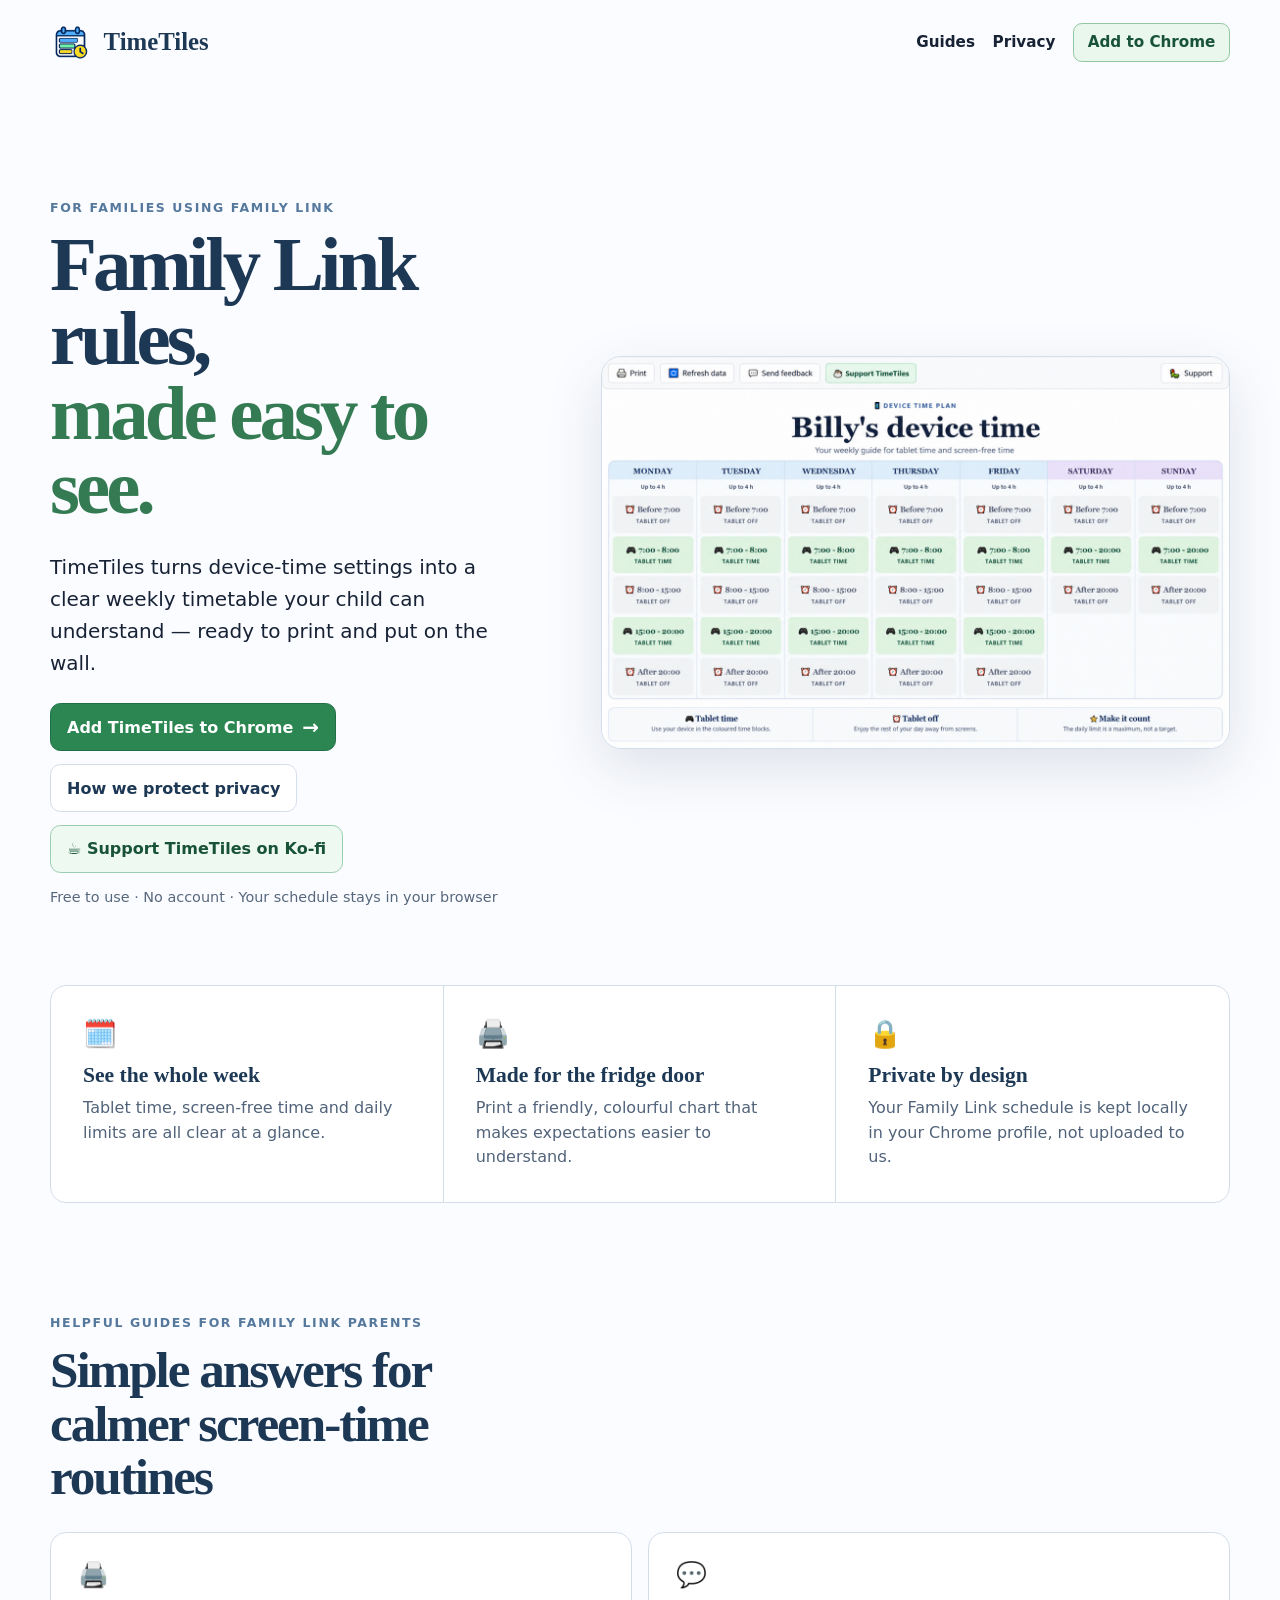
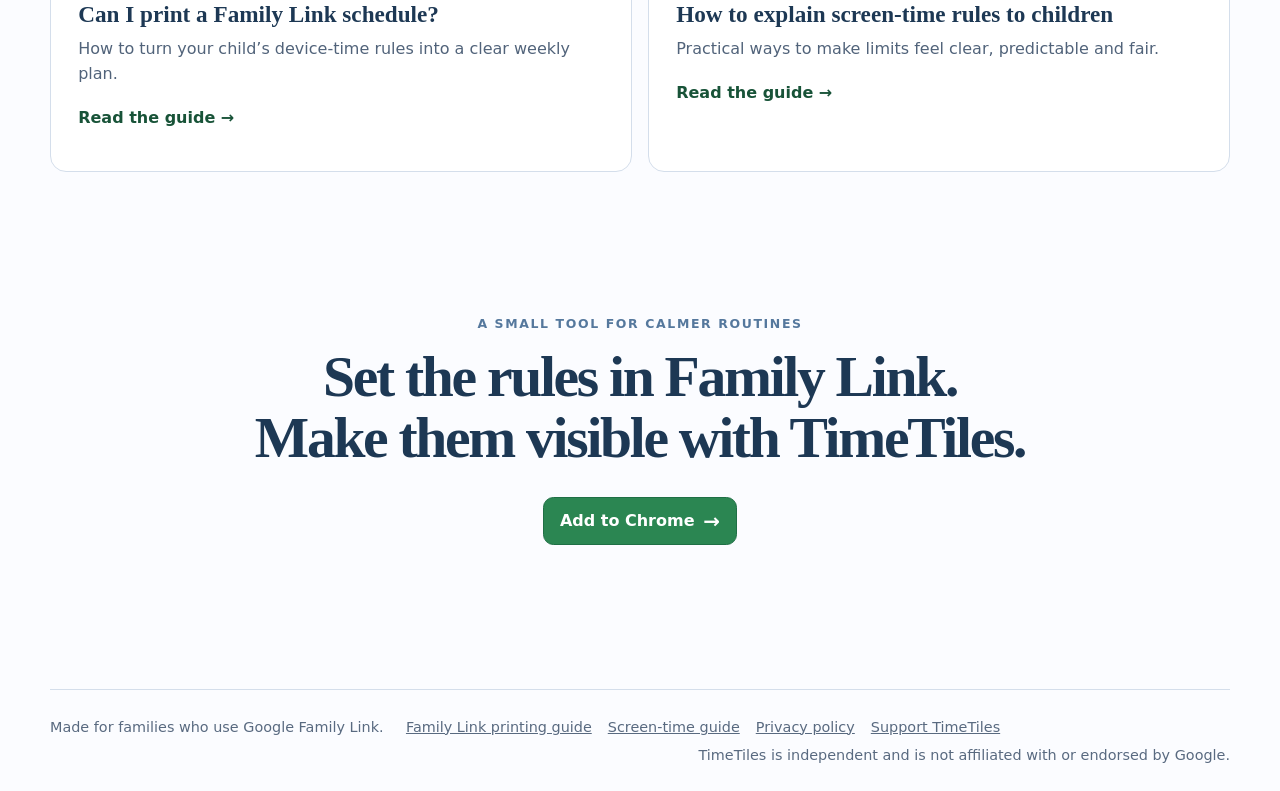
<file: index.html>
<!doctype html>
<html lang="en-GB">
  <head>
    <meta charset="UTF-8" />
    <meta name="viewport" content="width=device-width, initial-scale=1.0" />
    <meta name="description" content="TimeTiles turns Family Link device-time settings into a clear, child-friendly weekly timetable you can print." />
    <title>TimeTiles | Family Link, made easy to see</title>
    <link rel="canonical" href="https://timetilesfamily.com/" />
    <link rel="icon" type="image/svg+xml" href="favicon.svg" />
    <link rel="stylesheet" href="styles.css" />
    <script type="application/ld+json">
      {
        "@context": "https://schema.org",
        "@type": "SoftwareApplication",
        "name": "TimeTiles",
        "applicationCategory": "BrowserApplication",
        "operatingSystem": "Google Chrome",
        "description": "TimeTiles turns Family Link device-time settings into a clear, child-friendly weekly timetable you can print.",
        "url": "https://timetilesfamily.com/",
        "downloadUrl": "https://chromewebstore.google.com/detail/timetiles/obdmpdikdfnmdpbnamcmjpfmooakknbb",
        "isAccessibleForFree": true,
        "publisher": { "@type": "Organization", "name": "TimeTiles" }
      }
    </script>
  </head>
  <body>
    <header class="site-header">
      <a class="brand" href="/" aria-label="TimeTiles home">
        <img src="assets/icon128.png" alt="" width="48" height="48" />
        <span>TimeTiles</span>
      </a>
      <nav aria-label="Main navigation">
        <a href="#guides">Guides</a>
        <a href="privacy/">Privacy</a>
        <a class="nav-install" href="https://chromewebstore.google.com/detail/timetiles/obdmpdikdfnmdpbnamcmjpfmooakknbb">Add to Chrome</a>
      </nav>
    </header>

    <main>
      <section class="hero">
        <div class="hero-copy">
          <p class="eyebrow">FOR FAMILIES USING FAMILY LINK</p>
          <h1>Family Link rules,<br /><em>made easy to see.</em></h1>
          <p class="intro">TimeTiles turns device-time settings into a clear weekly timetable your child can understand — ready to print and put on the wall.</p>
          <div class="hero-actions">
            <a class="button primary" href="https://chromewebstore.google.com/detail/timetiles/obdmpdikdfnmdpbnamcmjpfmooakknbb">Add TimeTiles to Chrome <span aria-hidden="true">→</span></a>
            <a class="button secondary" href="privacy/">How we protect privacy</a>
            <a class="button support" href="https://ko-fi.com/timetiles">☕ Support TimeTiles on Ko-fi</a>
          </div>
          <p class="reassurance">Free to use · No account · Your schedule stays in your browser</p>
        </div>
        <div class="hero-art" aria-label="Example TimeTiles weekly timetable">
          <img src="assets/timetable.png" alt="A child-friendly TimeTiles weekly device-time timetable" />
        </div>
      </section>

      <section class="benefits" aria-label="What TimeTiles does">
        <article>
          <span class="benefit-icon" aria-hidden="true">🗓️</span>
          <h2>See the whole week</h2>
          <p>Tablet time, screen-free time and daily limits are all clear at a glance.</p>
        </article>
        <article>
          <span class="benefit-icon" aria-hidden="true">🖨️</span>
          <h2>Made for the fridge door</h2>
          <p>Print a friendly, colourful chart that makes expectations easier to understand.</p>
        </article>
        <article>
          <span class="benefit-icon" aria-hidden="true">🔒</span>
          <h2>Private by design</h2>
          <p>Your Family Link schedule is kept locally in your Chrome profile, not uploaded to us.</p>
        </article>
      </section>

      <section class="guides" id="guides" aria-labelledby="guides-title">
        <p class="eyebrow">HELPFUL GUIDES FOR FAMILY LINK PARENTS</p>
        <h2 id="guides-title">Simple answers for calmer screen-time routines</h2>
        <div class="guide-grid">
          <a class="guide-card" href="print-family-link-schedule/">
            <span aria-hidden="true">🖨️</span>
            <h3>Can I print a Family Link schedule?</h3>
            <p>How to turn your child’s device-time rules into a clear weekly plan.</p>
            <strong>Read the guide <span aria-hidden="true">→</span></strong>
          </a>
          <a class="guide-card" href="explain-screen-time-rules/">
            <span aria-hidden="true">💬</span>
            <h3>How to explain screen-time rules to children</h3>
            <p>Practical ways to make limits feel clear, predictable and fair.</p>
            <strong>Read the guide <span aria-hidden="true">→</span></strong>
          </a>
        </div>
      </section>

      <section class="closing">
        <p class="eyebrow">A SMALL TOOL FOR CALMER ROUTINES</p>
        <h2>Set the rules in Family Link.<br />Make them visible with TimeTiles.</h2>
        <a class="button primary" href="https://chromewebstore.google.com/detail/timetiles/obdmpdikdfnmdpbnamcmjpfmooakknbb">Add to Chrome <span aria-hidden="true">→</span></a>
      </section>
    </main>

    <footer>
      <p>Made for families who use Google Family Link.</p>
      <div>
        <a href="print-family-link-schedule/">Family Link printing guide</a>
        <a href="explain-screen-time-rules/">Screen-time guide</a>
        <a href="privacy/">Privacy policy</a>
        <a href="https://ko-fi.com/timetiles">Support TimeTiles</a>
      </div>
      <p class="fine-print">TimeTiles is independent and is not affiliated with or endorsed by Google.</p>
    </footer>
  </body>
</html>
</file>
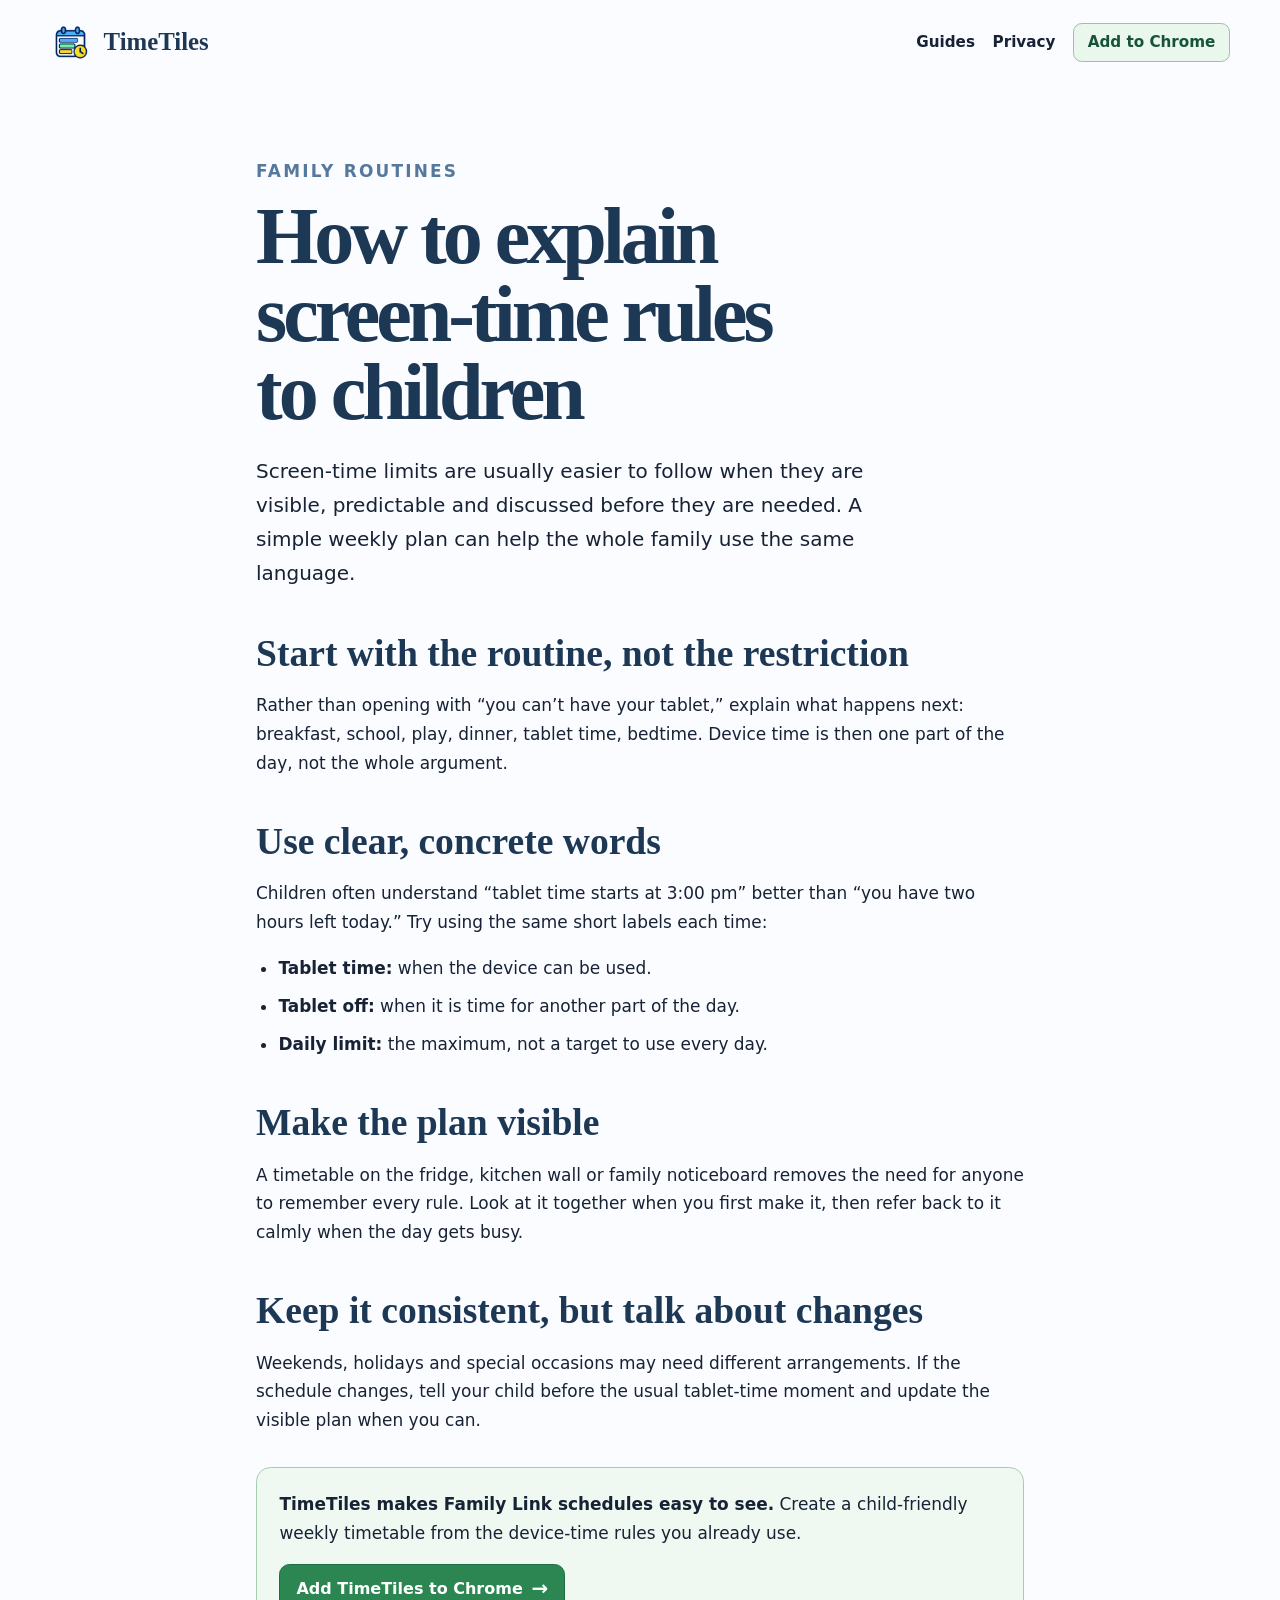
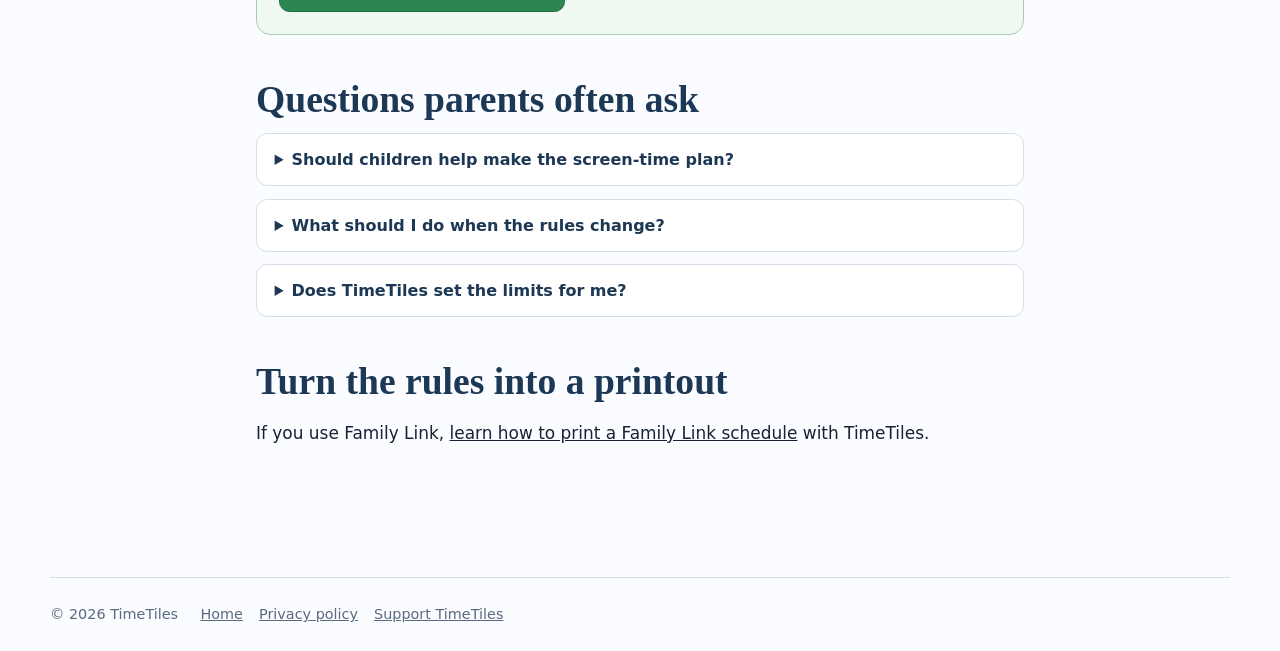
<file: explain-screen-time-rules/index.html>
<!doctype html>
<html lang="en-GB">
  <head>
    <meta charset="UTF-8" />
    <meta name="viewport" content="width=device-width, initial-scale=1.0" />
    <meta name="description" content="Practical, child-friendly ways to explain screen-time rules and make device-time routines clearer with a visible weekly plan." />
    <title>How to Explain Screen-Time Rules to Children | TimeTiles</title>
    <link rel="canonical" href="https://timetilesfamily.com/explain-screen-time-rules/" />
    <link rel="icon" type="image/svg+xml" href="../favicon.svg" />
    <link rel="stylesheet" href="../styles.css" />
    <script type="application/ld+json">
      {
        "@context": "https://schema.org",
        "@type": "Article",
        "headline": "How to Explain Screen-Time Rules to Children",
        "description": "Practical, child-friendly ways to explain screen-time rules and make device-time routines clearer with a visible weekly plan.",
        "datePublished": "2026-09-14",
        "dateModified": "2026-09-14",
        "mainEntityOfPage": "https://timetilesfamily.com/explain-screen-time-rules/",
        "publisher": { "@type": "Organization", "name": "TimeTiles", "url": "https://timetilesfamily.com/" }
      }
    </script>
  </head>
  <body>
    <header class="site-header">
      <a class="brand" href="../" aria-label="TimeTiles home"><img src="../assets/icon128.png" alt="" width="48" height="48" /><span>TimeTiles</span></a>
      <nav aria-label="Main navigation"><a href="../#guides">Guides</a><a href="../privacy/">Privacy</a><a class="nav-install" href="https://chromewebstore.google.com/detail/timetiles/obdmpdikdfnmdpbnamcmjpfmooakknbb">Add to Chrome</a></nav>
    </header>

    <main class="guide">
      <p class="eyebrow">FAMILY ROUTINES</p>
      <h1>How to explain screen-time rules to children</h1>
      <p class="lead">Screen-time limits are usually easier to follow when they are visible, predictable and discussed before they are needed. A simple weekly plan can help the whole family use the same language.</p>

      <h2>Start with the routine, not the restriction</h2>
      <p>Rather than opening with “you can’t have your tablet,” explain what happens next: breakfast, school, play, dinner, tablet time, bedtime. Device time is then one part of the day, not the whole argument.</p>

      <h2>Use clear, concrete words</h2>
      <p>Children often understand “tablet time starts at 3:00 pm” better than “you have two hours left today.” Try using the same short labels each time:</p>
      <ul>
        <li><strong>Tablet time:</strong> when the device can be used.</li>
        <li><strong>Tablet off:</strong> when it is time for another part of the day.</li>
        <li><strong>Daily limit:</strong> the maximum, not a target to use every day.</li>
      </ul>

      <h2>Make the plan visible</h2>
      <p>A timetable on the fridge, kitchen wall or family noticeboard removes the need for anyone to remember every rule. Look at it together when you first make it, then refer back to it calmly when the day gets busy.</p>

      <h2>Keep it consistent, but talk about changes</h2>
      <p>Weekends, holidays and special occasions may need different arrangements. If the schedule changes, tell your child before the usual tablet-time moment and update the visible plan when you can.</p>

      <aside class="callout">
        <p><strong>TimeTiles makes Family Link schedules easy to see.</strong> Create a child-friendly weekly timetable from the device-time rules you already use.</p>
        <a class="button primary" href="https://chromewebstore.google.com/detail/timetiles/obdmpdikdfnmdpbnamcmjpfmooakknbb">Add TimeTiles to Chrome <span aria-hidden="true">→</span></a>
      </aside>

      <h2>Questions parents often ask</h2>
      <details>
        <summary>Should children help make the screen-time plan?</summary>
        <p>Where it suits your family, involving them in the conversation can help them understand the plan. Parents still decide the rules and can adapt them as needed.</p>
      </details>
      <details>
        <summary>What should I do when the rules change?</summary>
        <p>Say what is changing and when it applies, then update the timetable. It is easier to handle a change before device time begins than in the middle of it.</p>
      </details>
      <details>
        <summary>Does TimeTiles set the limits for me?</summary>
        <p>No. Set the limits in Google Family Link. TimeTiles creates a friendly, printable display of the schedule.</p>
      </details>

      <h2>Turn the rules into a printout</h2>
      <p>If you use Family Link, <a href="../print-family-link-schedule/">learn how to print a Family Link schedule</a> with TimeTiles.</p>
    </main>

    <footer><p>© 2026 TimeTiles</p><div><a href="../">Home</a><a href="../privacy/">Privacy policy</a><a href="https://ko-fi.com/timetiles">Support TimeTiles</a></div></footer>
  </body>
</html>
</file>
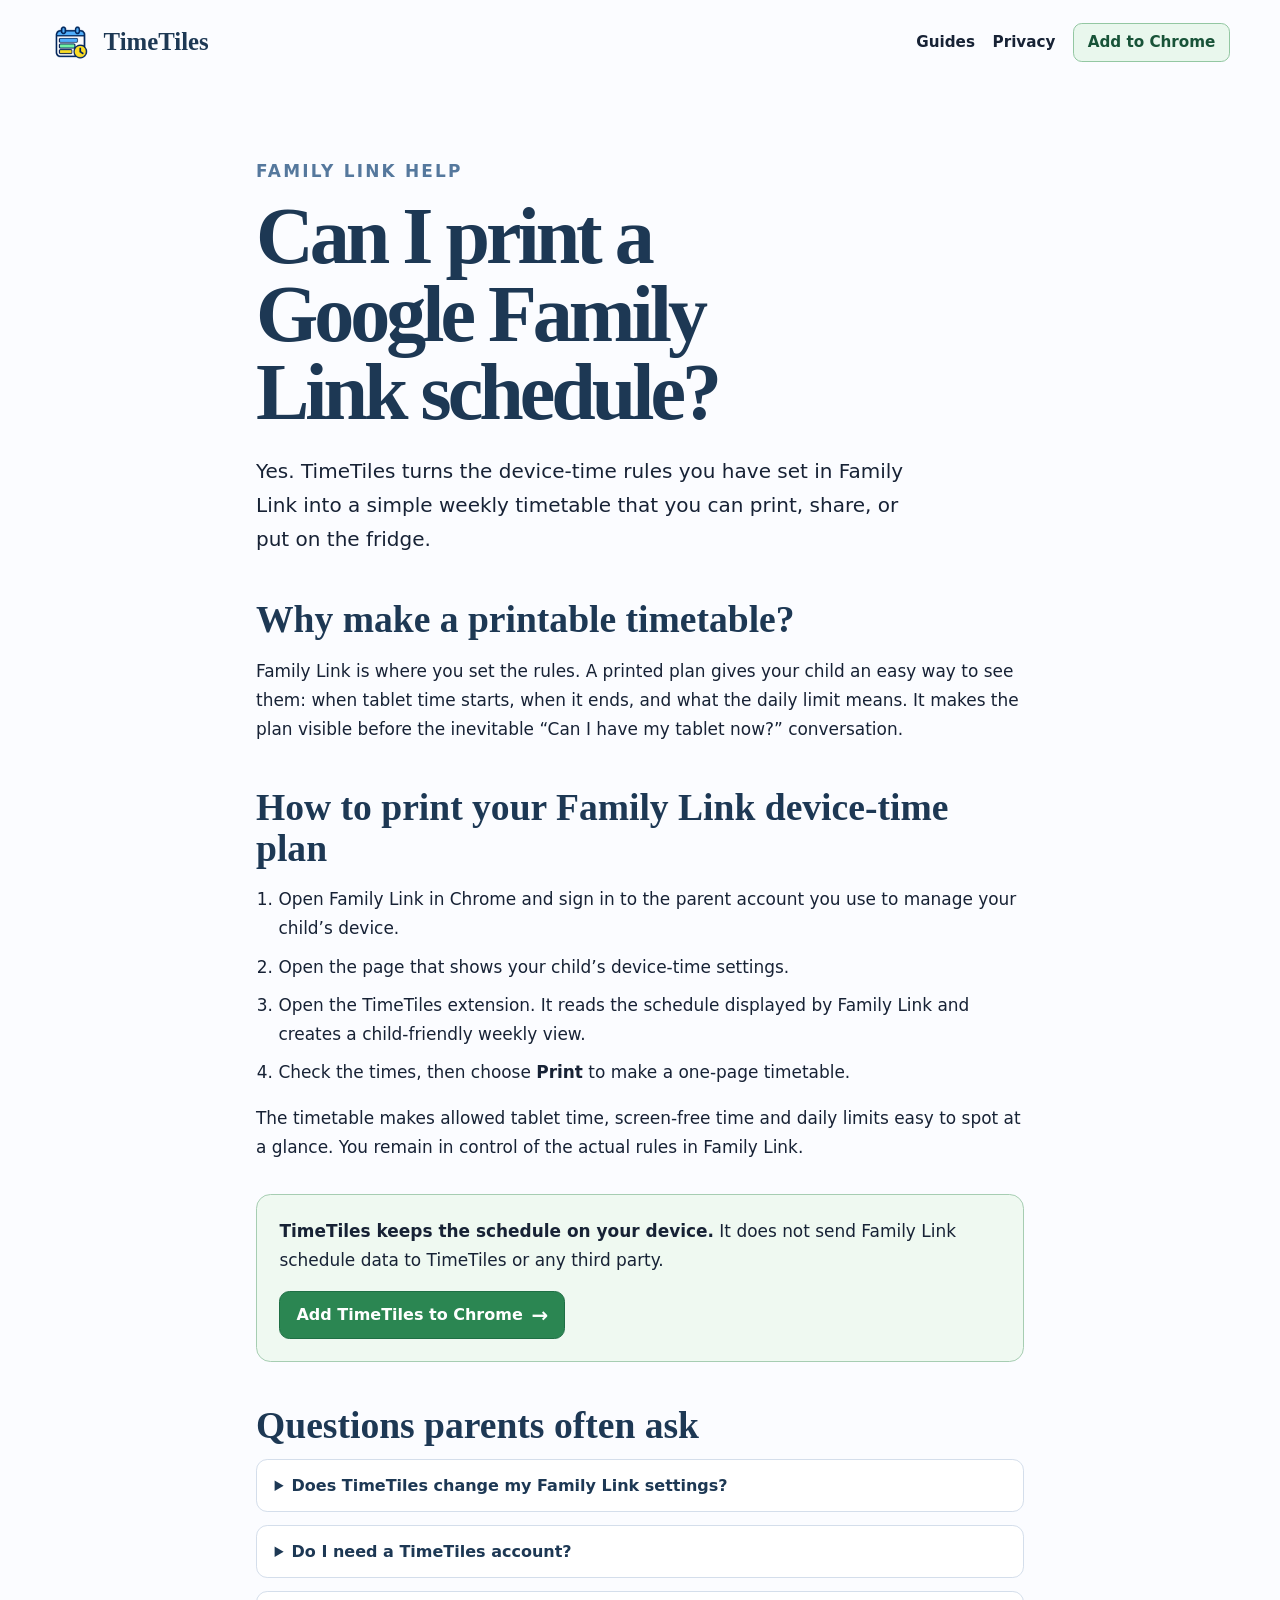
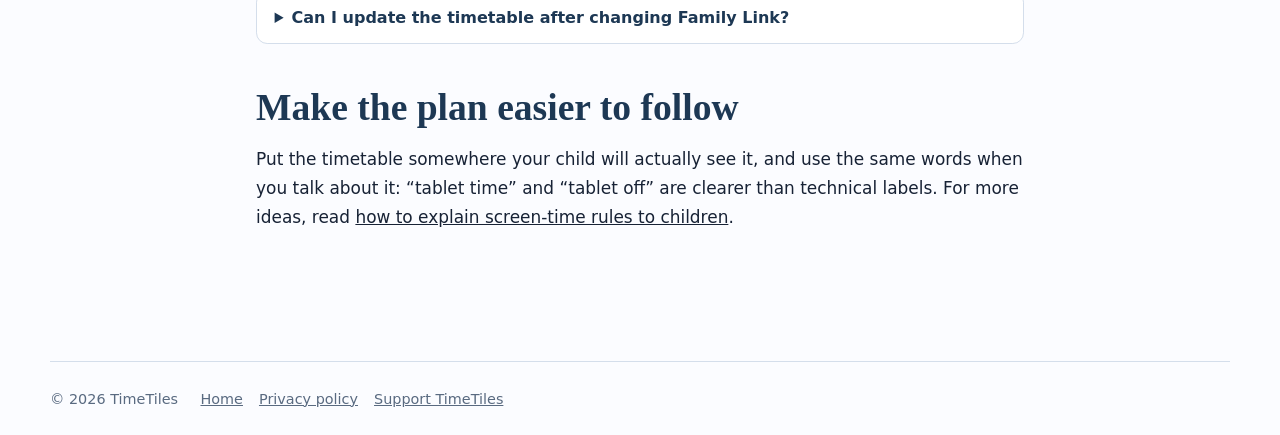
<file: print-family-link-schedule/index.html>
<!doctype html>
<html lang="en-GB">
  <head>
    <meta charset="UTF-8" />
    <meta name="viewport" content="width=device-width, initial-scale=1.0" />
    <meta name="description" content="Learn how to create a clear, printable weekly timetable from Google Family Link device-time settings with TimeTiles." />
    <title>Can I Print a Google Family Link Schedule? | TimeTiles</title>
    <link rel="canonical" href="https://timetilesfamily.com/print-family-link-schedule/" />
    <link rel="icon" type="image/svg+xml" href="../favicon.svg" />
    <link rel="stylesheet" href="../styles.css" />
    <script type="application/ld+json">
      {
        "@context": "https://schema.org",
        "@type": "Article",
        "headline": "Can I Print a Google Family Link Schedule?",
        "description": "How to create a clear, printable weekly timetable from Family Link device-time settings with TimeTiles.",
        "datePublished": "2026-09-14",
        "dateModified": "2026-09-14",
        "mainEntityOfPage": "https://timetilesfamily.com/print-family-link-schedule/",
        "publisher": { "@type": "Organization", "name": "TimeTiles", "url": "https://timetilesfamily.com/" }
      }
    </script>
  </head>
  <body>
    <header class="site-header">
      <a class="brand" href="../" aria-label="TimeTiles home"><img src="../assets/icon128.png" alt="" width="48" height="48" /><span>TimeTiles</span></a>
      <nav aria-label="Main navigation"><a href="../#guides">Guides</a><a href="../privacy/">Privacy</a><a class="nav-install" href="https://chromewebstore.google.com/detail/timetiles/obdmpdikdfnmdpbnamcmjpfmooakknbb">Add to Chrome</a></nav>
    </header>

    <main class="guide">
      <p class="eyebrow">FAMILY LINK HELP</p>
      <h1>Can I print a Google Family Link schedule?</h1>
      <p class="lead">Yes. TimeTiles turns the device-time rules you have set in Family Link into a simple weekly timetable that you can print, share, or put on the fridge.</p>

      <h2>Why make a printable timetable?</h2>
      <p>Family Link is where you set the rules. A printed plan gives your child an easy way to see them: when tablet time starts, when it ends, and what the daily limit means. It makes the plan visible before the inevitable “Can I have my tablet now?” conversation.</p>

      <h2>How to print your Family Link device-time plan</h2>
      <ol>
        <li>Open Family Link in Chrome and sign in to the parent account you use to manage your child’s device.</li>
        <li>Open the page that shows your child’s device-time settings.</li>
        <li>Open the TimeTiles extension. It reads the schedule displayed by Family Link and creates a child-friendly weekly view.</li>
        <li>Check the times, then choose <strong>Print</strong> to make a one-page timetable.</li>
      </ol>
      <p>The timetable makes allowed tablet time, screen-free time and daily limits easy to spot at a glance. You remain in control of the actual rules in Family Link.</p>

      <aside class="callout">
        <p><strong>TimeTiles keeps the schedule on your device.</strong> It does not send Family Link schedule data to TimeTiles or any third party.</p>
        <a class="button primary" href="https://chromewebstore.google.com/detail/timetiles/obdmpdikdfnmdpbnamcmjpfmooakknbb">Add TimeTiles to Chrome <span aria-hidden="true">→</span></a>
      </aside>

      <h2>Questions parents often ask</h2>
      <details>
        <summary>Does TimeTiles change my Family Link settings?</summary>
        <p>No. Keep using Family Link to set and update device-time rules. TimeTiles gives you a clearer, printable view of the schedule it sees.</p>
      </details>
      <details>
        <summary>Do I need a TimeTiles account?</summary>
        <p>No. TimeTiles is a Chrome extension and does not ask you to create a TimeTiles account.</p>
      </details>
      <details>
        <summary>Can I update the timetable after changing Family Link?</summary>
        <p>Yes. Return to Family Link after making your changes and refresh the TimeTiles data to create an up-to-date printout.</p>
      </details>

      <h2>Make the plan easier to follow</h2>
      <p>Put the timetable somewhere your child will actually see it, and use the same words when you talk about it: “tablet time” and “tablet off” are clearer than technical labels. For more ideas, read <a href="../explain-screen-time-rules/">how to explain screen-time rules to children</a>.</p>
    </main>

    <footer><p>© 2026 TimeTiles</p><div><a href="../">Home</a><a href="../privacy/">Privacy policy</a><a href="https://ko-fi.com/timetiles">Support TimeTiles</a></div></footer>
  </body>
</html>
</file>
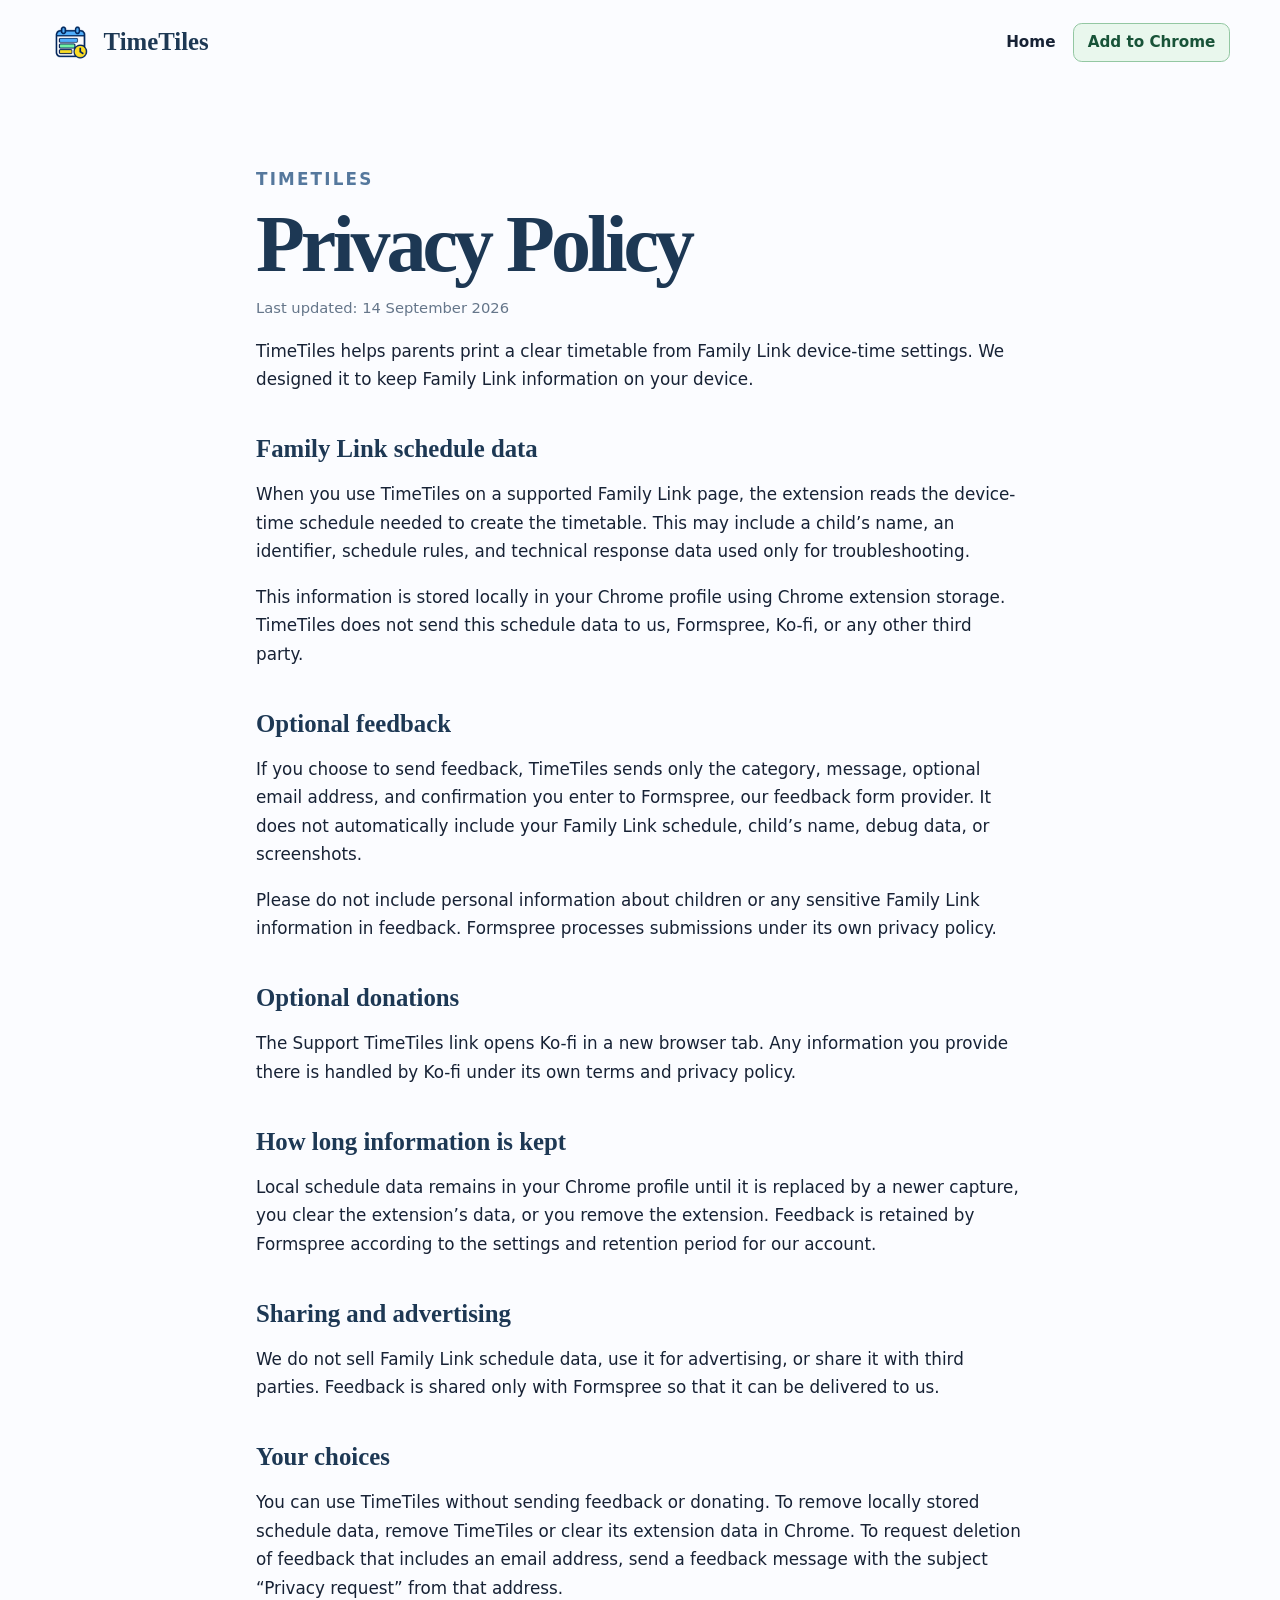
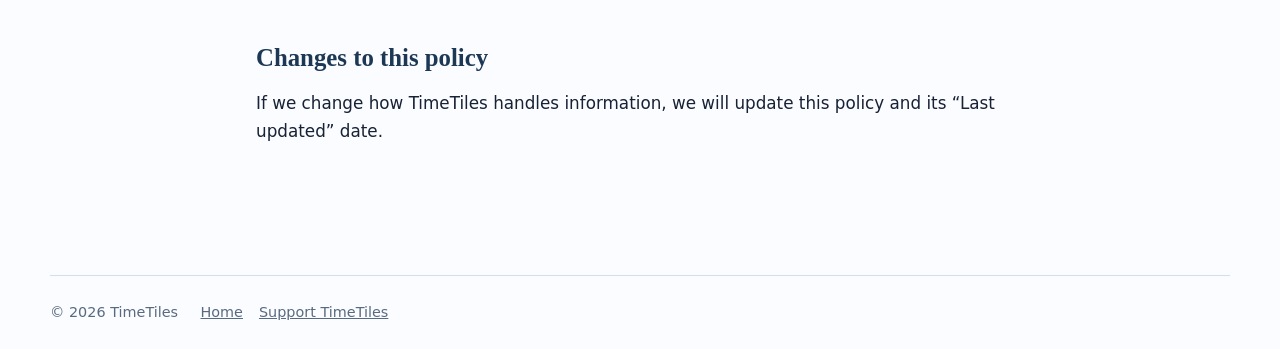
<file: privacy/index.html>
<!doctype html>
<html lang="en-GB">
  <head>
    <meta charset="UTF-8" />
    <meta name="viewport" content="width=device-width, initial-scale=1.0" />
    <meta name="description" content="TimeTiles privacy policy." />
    <title>Privacy Policy | TimeTiles</title>
    <link rel="canonical" href="https://timetilesfamily.com/privacy/" />
    <link rel="icon" type="image/svg+xml" href="../favicon.svg" />
    <link rel="stylesheet" href="../styles.css" />
  </head>
  <body class="policy-page">
    <header class="site-header">
      <a class="brand" href="../" aria-label="TimeTiles home">
        <img src="../assets/icon128.png" alt="" width="48" height="48" />
        <span>TimeTiles</span>
      </a>
      <nav aria-label="Main navigation"><a href="../">Home</a><a class="nav-install" href="https://chromewebstore.google.com/detail/timetiles/obdmpdikdfnmdpbnamcmjpfmooakknbb">Add to Chrome</a></nav>
    </header>

    <main class="policy">
      <p class="eyebrow">TIMETILES</p>
      <h1>Privacy Policy</h1>
      <p class="updated">Last updated: 14 September 2026</p>
      <p>TimeTiles helps parents print a clear timetable from Family Link device-time settings. We designed it to keep Family Link information on your device.</p>

      <h2>Family Link schedule data</h2>
      <p>When you use TimeTiles on a supported Family Link page, the extension reads the device-time schedule needed to create the timetable. This may include a child’s name, an identifier, schedule rules, and technical response data used only for troubleshooting.</p>
      <p>This information is stored locally in your Chrome profile using Chrome extension storage. TimeTiles does not send this schedule data to us, Formspree, Ko-fi, or any other third party.</p>

      <h2>Optional feedback</h2>
      <p>If you choose to send feedback, TimeTiles sends only the category, message, optional email address, and confirmation you enter to Formspree, our feedback form provider. It does not automatically include your Family Link schedule, child’s name, debug data, or screenshots.</p>
      <p>Please do not include personal information about children or any sensitive Family Link information in feedback. Formspree processes submissions under its own privacy policy.</p>

      <h2>Optional donations</h2>
      <p>The Support TimeTiles link opens Ko-fi in a new browser tab. Any information you provide there is handled by Ko-fi under its own terms and privacy policy.</p>

      <h2>How long information is kept</h2>
      <p>Local schedule data remains in your Chrome profile until it is replaced by a newer capture, you clear the extension’s data, or you remove the extension. Feedback is retained by Formspree according to the settings and retention period for our account.</p>

      <h2>Sharing and advertising</h2>
      <p>We do not sell Family Link schedule data, use it for advertising, or share it with third parties. Feedback is shared only with Formspree so that it can be delivered to us.</p>

      <h2>Your choices</h2>
      <p>You can use TimeTiles without sending feedback or donating. To remove locally stored schedule data, remove TimeTiles or clear its extension data in Chrome. To request deletion of feedback that includes an email address, send a feedback message with the subject “Privacy request” from that address.</p>

      <h2>Changes to this policy</h2>
      <p>If we change how TimeTiles handles information, we will update this policy and its “Last updated” date.</p>
    </main>

    <footer>
      <p>© 2026 TimeTiles</p>
      <div><a href="../">Home</a><a href="https://ko-fi.com/timetiles">Support TimeTiles</a></div>
    </footer>
  </body>
</html>
</file>
<file: styles.css>
:root {
  --ink: #172235;
  --navy: #1d3854;
  --blue: #dcebf7;
  --line: #d4deeb;
  --green: #dff1df;
  --green-ink: #185338;
  --paper: #fbfcff;
  font-family: Inter, ui-sans-serif, system-ui, -apple-system, BlinkMacSystemFont, "Segoe UI", sans-serif;
  color: var(--ink);
  background: var(--paper);
}

* { box-sizing: border-box; }
html { scroll-behavior: smooth; }
body { margin: 0; }
a { color: inherit; }

.site-header, main, footer { width: min(1180px, calc(100% - 2rem)); margin: 0 auto; }
.site-header { display: flex; align-items: center; justify-content: space-between; min-height: 5.3rem; }
.brand { display: inline-flex; align-items: center; gap: 0.7rem; color: var(--navy); font-family: Georgia, "Times New Roman", serif; font-size: 1.55rem; font-weight: 700; text-decoration: none; }
.brand img { width: 2.65rem; height: 2.65rem; }
nav { display: flex; align-items: center; gap: 1.1rem; font-size: 0.95rem; font-weight: 700; }
nav a { text-decoration: none; }
.nav-install { padding: 0.6rem 0.85rem; border: 1px solid #93c7a2; border-radius: 0.55rem; background: #e9f7ed; color: var(--green-ink); }

.hero { display: grid; grid-template-columns: 0.86fr 1.14fr; align-items: center; gap: clamp(2rem, 6vw, 6rem); padding: clamp(3.5rem, 9vw, 8rem) 0 5rem; }
.eyebrow { margin: 0 0 0.8rem; color: #55789d; font-size: 0.78rem; font-weight: 800; letter-spacing: 0.13em; }
h1, h2 { font-family: Georgia, "Times New Roman", serif; }
h1 { max-width: 10ch; margin: 0; color: var(--navy); font-size: clamp(3rem, 6vw, 5.6rem); line-height: 0.97; letter-spacing: -0.05em; }
h1 em { color: #347b53; font-style: normal; }
.intro { max-width: 33rem; margin: 1.55rem 0; font-size: clamp(1.06rem, 1.6vw, 1.25rem); line-height: 1.6; }
.hero-actions { display: flex; flex-wrap: wrap; gap: 0.8rem; }
.button { display: inline-flex; align-items: center; justify-content: center; gap: 0.55rem; min-height: 3rem; padding: 0.72rem 1rem; border: 1px solid var(--line); border-radius: 0.65rem; font-weight: 800; text-decoration: none; }
.primary { border-color: #1f6f45; background: #2b8652; color: #fff; }
.primary span { font-size: 1.25rem; line-height: 0.7; }
.secondary { background: #fff; color: var(--navy); }
.support { border-color: #9bcdb0; background: #eef9f1; color: var(--green-ink); }
.reassurance { margin: 1rem 0 0; color: #57687d; font-size: 0.9rem; }
.hero-art { overflow: hidden; border: 1px solid var(--line); border-radius: 1.25rem; background: #fff; box-shadow: 0 1.2rem 3.5rem rgb(22 51 82 / 13%); }
.hero-art img { display: block; width: 100%; height: auto; }

.benefits { display: grid; grid-template-columns: repeat(3, 1fr); overflow: hidden; border: 1px solid var(--line); border-radius: 1rem; background: #fff; }
.benefits article { padding: 2rem; border-right: 1px solid var(--line); }
.benefits article:last-child { border-right: none; }
.benefit-icon { font-size: 1.7rem; }
.benefits h2 { margin: 0.8rem 0 0.5rem; color: var(--navy); font-size: 1.35rem; }
.benefits p { margin: 0; color: #51637a; line-height: 1.55; }

.guides { padding: clamp(4.5rem, 9vw, 7rem) 0 0; }
.guides > h2 { max-width: 20ch; margin: 0 0 1.75rem; color: var(--navy); font-size: clamp(2rem, 4vw, 3.3rem); line-height: 1.05; letter-spacing: -0.04em; }
.guide-grid { display: grid; grid-template-columns: repeat(2, 1fr); gap: 1rem; }
.guide-card { display: block; min-height: 15rem; padding: 1.7rem; border: 1px solid var(--line); border-radius: 1rem; background: #fff; color: var(--ink); text-decoration: none; transition: transform 160ms ease, box-shadow 160ms ease; }
.guide-card:hover { transform: translateY(-0.2rem); box-shadow: 0 0.8rem 2rem rgb(22 51 82 / 10%); }
.guide-card > span { font-size: 1.55rem; }
.guide-card h3 { margin: 0.75rem 0 0.55rem; color: var(--navy); font-family: Georgia, "Times New Roman", serif; font-size: 1.45rem; line-height: 1.15; }
.guide-card p { max-width: 32rem; margin: 0; color: #51637a; line-height: 1.55; }
.guide-card strong { display: block; margin-top: 1.35rem; color: var(--green-ink); }

.closing { padding: clamp(5rem, 12vw, 9rem) 0; text-align: center; }
.closing .eyebrow { margin-bottom: 1rem; }
.closing h2 { margin: 0 auto 1.8rem; color: var(--navy); font-size: clamp(2.1rem, 4.5vw, 4rem); line-height: 1.05; letter-spacing: -0.04em; }

footer { display: flex; flex-wrap: wrap; align-items: center; gap: 0.75rem 1.4rem; padding: 1.8rem 0; border-top: 1px solid var(--line); color: #596a80; font-size: 0.9rem; }
footer p { margin: 0; }
footer div { display: flex; gap: 1rem; }
footer .fine-print { margin-left: auto; }

.policy { max-width: 48rem; padding: 5rem 0 7rem; }
.policy h1 { max-width: none; font-size: clamp(3rem, 7vw, 5rem); }
.policy h2 { margin: 2.6rem 0 0.65rem; color: var(--navy); font-size: 1.55rem; }
.policy p { font-size: 1.05rem; line-height: 1.7; }
.updated { margin-top: 0.7rem; color: #65768a; font-size: 0.92rem !important; }

.guide { max-width: 48rem; padding: 4.5rem 0 7rem; }
.guide h1 { max-width: 13ch; font-size: clamp(3rem, 7vw, 5rem); }
.guide h2 { margin: 2.7rem 0 0.7rem; color: var(--navy); font-size: clamp(1.75rem, 3vw, 2.35rem); line-height: 1.1; }
.guide h3 { margin: 2rem 0 0.45rem; color: var(--navy); font-family: Georgia, "Times New Roman", serif; font-size: 1.35rem; }
.guide p, .guide li { font-size: 1.06rem; line-height: 1.7; }
.guide ol, .guide ul { padding-left: 1.4rem; }
.guide li + li { margin-top: 0.6rem; }
.guide .lead { max-width: 42rem; margin-top: 1.4rem; font-size: 1.25rem; }
.guide .callout { margin-top: 2rem; padding: 1.4rem; border: 1px solid #a6cdb2; border-radius: 0.9rem; background: #eff9f1; }
.guide .callout p { margin: 0; }
.guide .callout .button { margin-top: 1rem; }
.guide details { margin-top: 0.8rem; padding: 1rem 1.1rem; border: 1px solid var(--line); border-radius: 0.7rem; background: #fff; }
.guide summary { cursor: pointer; color: var(--navy); font-weight: 800; }
.guide details p { margin-bottom: 0; }

@media (max-width: 800px) {
  .site-header { min-height: 4.6rem; }
  nav { gap: 0.75rem; font-size: 0.88rem; }
  .hero { grid-template-columns: 1fr; padding-top: 3rem; }
  .hero-copy { text-align: center; }
  h1, .intro { margin-left: auto; margin-right: auto; }
  .hero-actions { justify-content: center; }
  .benefits { grid-template-columns: 1fr; }
  .benefits article { border-right: 0; border-bottom: 1px solid var(--line); }
  .benefits article:last-child { border-bottom: 0; }
  .guide-grid { grid-template-columns: 1fr; }
  footer .fine-print { width: 100%; margin-left: 0; }
}

@media (max-width: 480px) {
  .site-header, main, footer { width: min(100% - 1.25rem, 1180px); }
  .brand { font-size: 1.25rem; }
  .brand img { width: 2.2rem; height: 2.2rem; }
  nav a:first-child { display: none; }
  .hero { padding-bottom: 3.5rem; }
  .button { width: 100%; }
  .hero-actions { display: grid; }
  .policy { padding: 3.5rem 0 5rem; }
}
</file>
